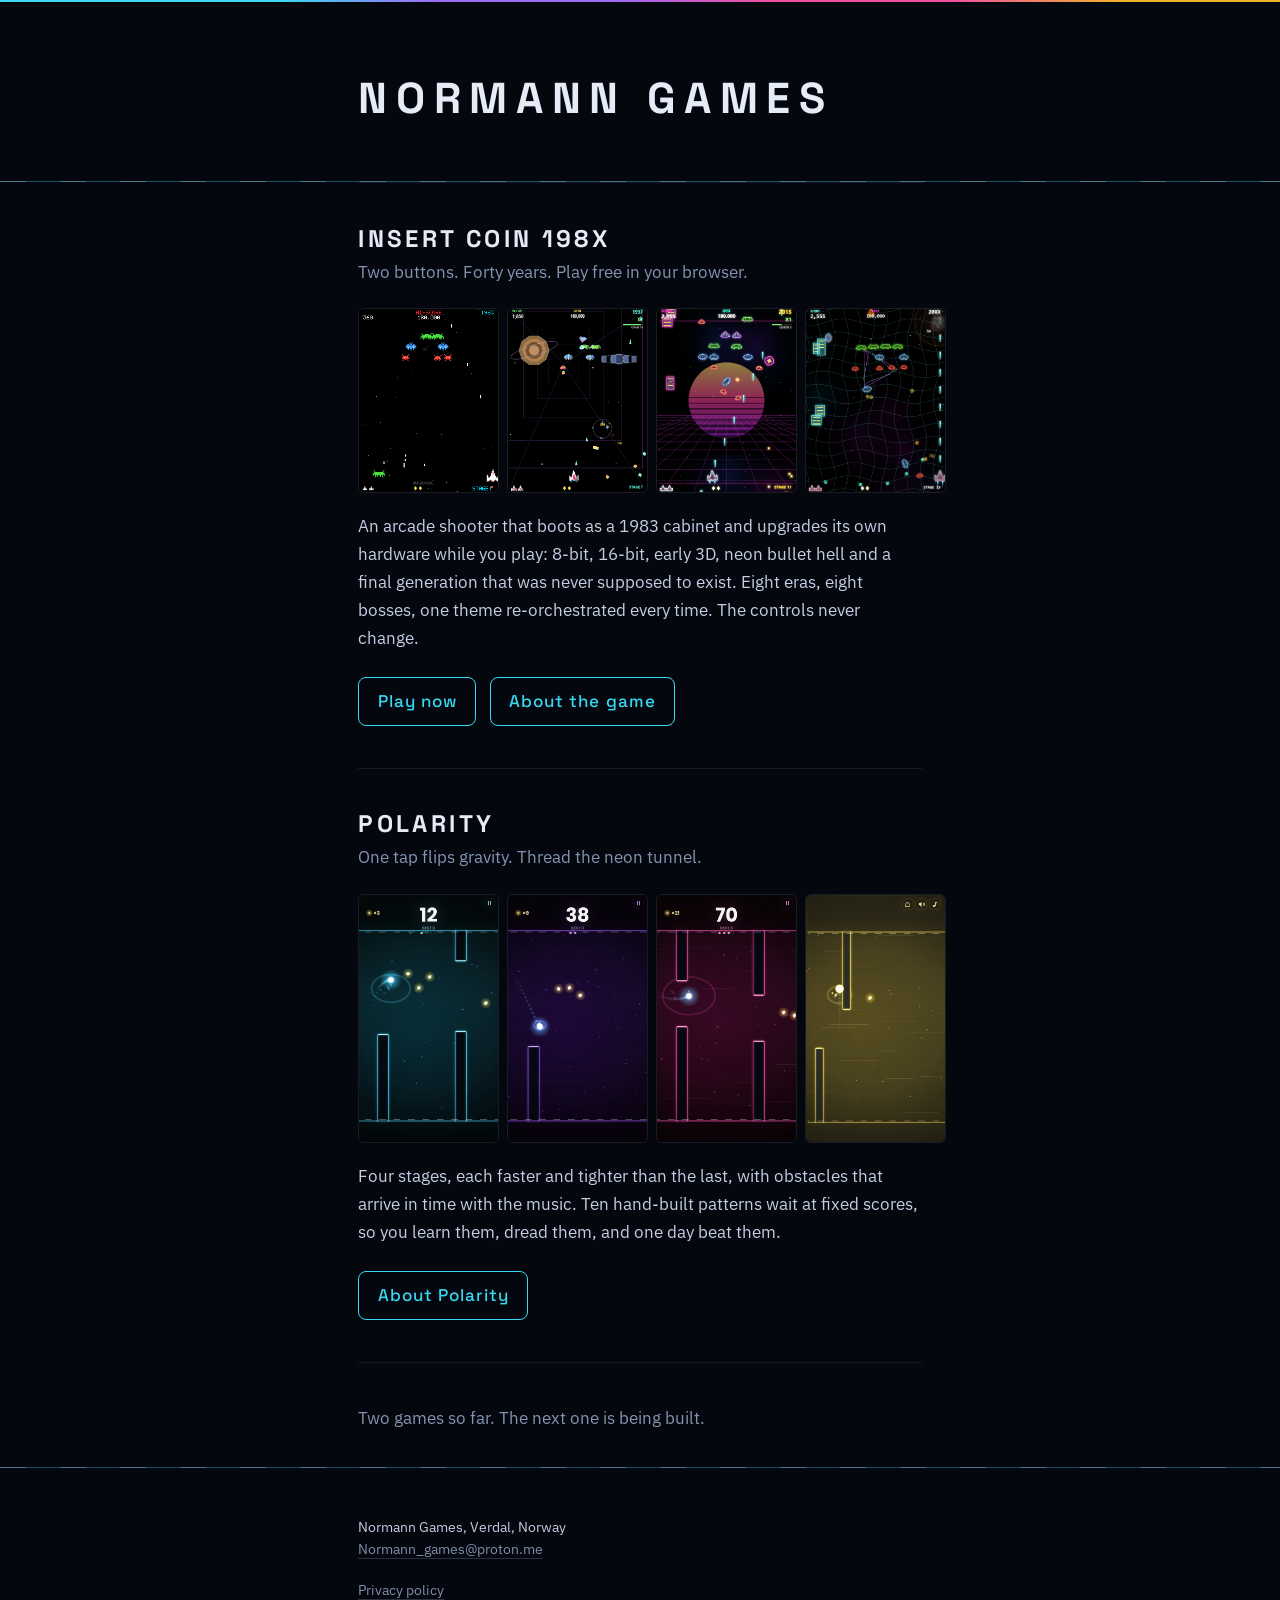
<file: index.html>
<!DOCTYPE html>
<html lang="en"><head>
<meta charset="utf-8">
<meta name="viewport" content="width=device-width,initial-scale=1">
<title>Normann Games</title>
<meta name="description" content="A one-person games label in Verdal, Norway. Maker of INSERT COIN 198X, a browser arcade shooter that evolves through forty years of game history, and Polarity, a one-thumb arcade game.">
<link rel="icon" href="img/icon.png">
<link rel="preconnect" href="https://fonts.googleapis.com">
<link rel="preconnect" href="https://fonts.gstatic.com" crossorigin>
<link href="https://fonts.googleapis.com/css2?family=Space+Grotesk:wght@500;700&family=IBM+Plex+Sans:wght@400;500&display=swap" rel="stylesheet">
<link rel="stylesheet" href="_shared.css">
<style>
  .top{padding:4.5rem 0 3rem}
  .mark{
    font-family:"Space Grotesk",sans-serif;font-weight:700;
    font-size:clamp(1.9rem,7vw,2.7rem);letter-spacing:.2em;
    margin:0 0 .6rem;
  }
  .lede{font-size:1.1rem;max-width:30rem}
  .game{display:block;padding:2.6rem 0;border-bottom:1px solid rgba(230,240,255,.08)}
  .game:first-of-type{border-top:1px solid rgba(230,240,255,.08)}
  .game h2{font-size:1.5rem;letter-spacing:.14em;margin:0 0 .35rem}
  .shots{display:flex;gap:.5rem;margin:1.4rem 0 1.2rem}
  .shots img{
    width:25%;border-radius:6px;display:block;
    border:1px solid rgba(230,240,255,.09);
  }
  .go{
    display:inline-block;margin-top:.4rem;padding:.6rem 1.15rem;
    border:1px solid var(--cyan);border-radius:8px;
    font-family:"Space Grotesk",sans-serif;font-weight:500;letter-spacing:.06em;
  }
  .go:hover{background:rgba(56,217,240,.1)}
  .go + .go{margin-left:.6rem}
  .next{padding:2.6rem 0 1rem;max-width:30rem}
</style>
</head><body>

<div class="stagerail"></div>

<main>
  <header class="top fade">
    <h1 class="mark">NORMANN&nbsp;GAMES</h1>
  </header>
</main>

<div class="rail"></div>

<main>
  <article class="game">
    <h2>INSERT COIN 198X</h2>
    <p class="dim">Two buttons. Forty years. Play free in your browser.</p>
    <div class="shots">
      <img src="img/ic-1983.png" alt="1983 era: two-colour pixel aliens over a black starfield">
      <img src="img/ic-1997.png" alt="1997 era: polygon ships inside a 3D tunnel">
      <img src="img/ic-2015.png" alt="2015 era: neon enemies over a synthwave grid">
      <img src="img/ic-20xx.png" alt="20XX era: holographic enemies over a warping grid">
    </div>
    <p>An arcade shooter that boots as a 1983 cabinet and upgrades its own
      hardware while you play: 8-bit, 16-bit, early 3D, neon bullet hell and a
      final generation that was never supposed to exist. Eight eras, eight bosses,
      one theme re-orchestrated every time. The controls never change.</p>
    <a class="go" href="insert-coin-198x/play/">Play now</a>
    <a class="go" href="insert-coin-198x/">About the game</a>
  </article>

  <article class="game">
    <h2>POLARITY</h2>
    <p class="dim">One tap flips gravity. Thread the neon tunnel.</p>
    <div class="shots">
      <img src="img/stage-cyan.png" alt="Cyan stage: the tunnel at its most forgiving">
      <img src="img/stage-violet.png" alt="Violet stage: the pace steps up">
      <img src="img/stage-magenta.png" alt="Magenta stage: gaps tighten">
      <img src="img/stage-amber.png" alt="Amber stage: the tunnel at full speed">
    </div>
    <p>Four stages, each faster and tighter than the last, with obstacles that
      arrive in time with the music. Ten hand-built patterns wait at fixed
      scores, so you learn them, dread them, and one day beat them.</p>
    <a class="go" href="polarity/">About Polarity</a>
  </article>

  <section class="next">
    <p class="dim">Two games so far. The next one is being built.</p>
  </section>
</main>

<div class="rail"></div>

<main>
  <footer>
    <p>Normann Games, Verdal, Norway<br>
      <a href="mailto:Normann_games@proton.me">Normann_games@proton.me</a></p>
    <p><a href="privacy-policy.html">Privacy policy</a></p>
  </footer>
</main>

</body></html>
</file>
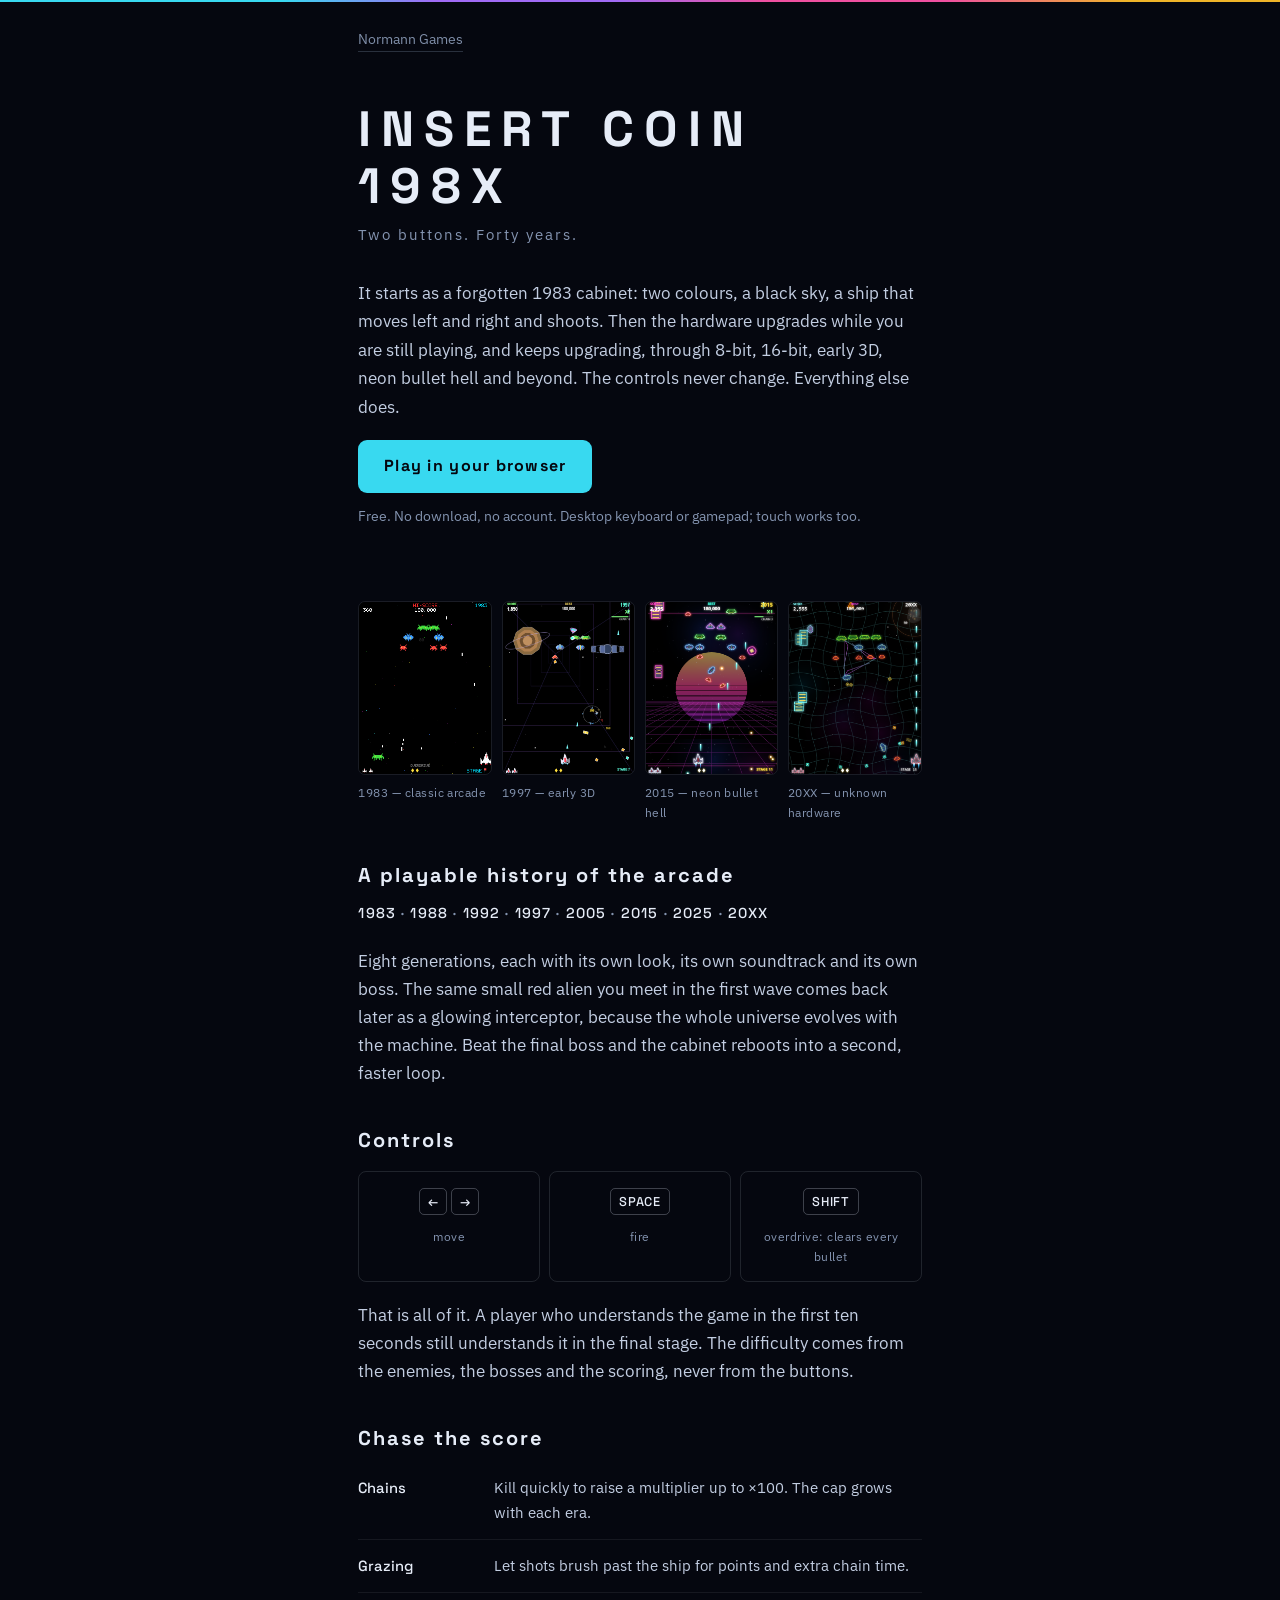
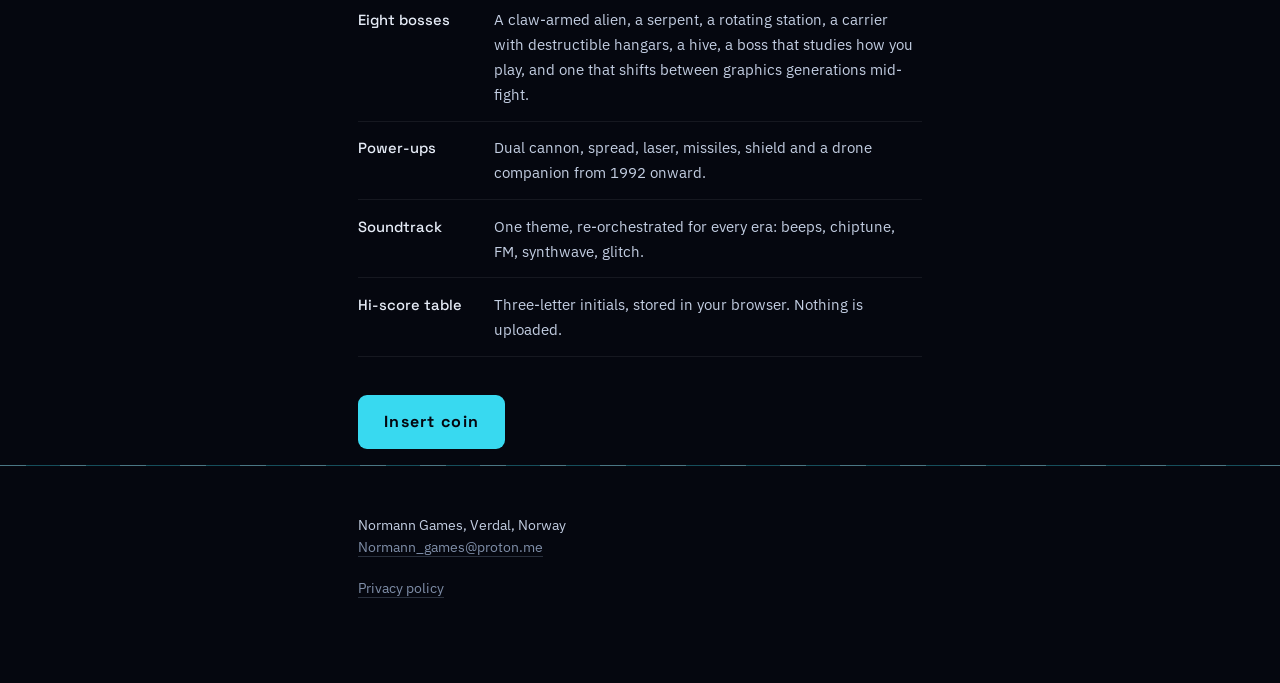
<file: insert-coin-198x/index.html>
<!DOCTYPE html>
<html lang="en"><head>
<meta charset="utf-8">
<meta name="viewport" content="width=device-width,initial-scale=1">
<title>INSERT COIN 198X — Normann Games</title>
<meta name="description" content="A fast arcade shooter that boots as a 1983 cabinet and evolves through forty years of video-game history in one run. Play free in your browser.">
<link rel="icon" href="../img/icon.png">
<meta property="og:title" content="INSERT COIN 198X">
<meta property="og:description" content="Two buttons. Forty years. A playable history of the arcade, free in your browser.">
<meta property="og:image" content="https://enorm512.github.io/img/ic-share.png">
<link rel="preconnect" href="https://fonts.googleapis.com">
<link rel="preconnect" href="https://fonts.gstatic.com" crossorigin>
<link href="https://fonts.googleapis.com/css2?family=Space+Grotesk:wght@500;700&family=IBM+Plex+Sans:wght@400;500&display=swap" rel="stylesheet">
<link rel="stylesheet" href="../_shared.css">
<style>
  .back{display:inline-block;margin:1.6rem 0 0;font-size:.88rem;color:#7f8ea8;border-bottom-color:rgba(127,142,168,.3)}
  .hero{padding:3rem 0 2.2rem}
  .mark{
    font-family:"Space Grotesk",sans-serif;font-weight:700;
    font-size:clamp(1.9rem,8vw,3.1rem);letter-spacing:.2em;
    margin:0 0 .5rem;
  }
  .sub{color:var(--fog);letter-spacing:.13em;font-size:.95rem;margin-bottom:2rem}
  .hero p{font-size:1.08rem}

  .play{
    display:inline-block;padding:.85rem 1.6rem;border-radius:9px;
    background:var(--cyan);color:var(--ink);border:0;
    font-family:"Space Grotesk",sans-serif;font-weight:700;letter-spacing:.08em;font-size:1rem;
  }
  .play:hover{background:#6ae6f7}
  .playnote{display:block;margin-top:.7rem;font-size:.85rem;color:var(--fog)}

  /* Four of the eight eras, in the order you reach them. The change of hardware is the game. */
  .eras{display:grid;grid-template-columns:repeat(4,1fr);gap:.6rem;margin:2.4rem 0 .8rem}
  .eras figure{margin:0}
  .eras img{width:100%;border-radius:7px;display:block;border:1px solid rgba(230,240,255,.09);image-rendering:auto}
  .eras figcaption{font-size:.74rem;margin-top:.5rem;color:var(--fog);letter-spacing:.04em}
  .s1{color:var(--cyan)} .s2{color:var(--violet)} .s3{color:var(--magenta)} .s4{color:var(--amber)}

  h2{font-size:1.25rem;letter-spacing:.1em;margin:2.6rem 0 .7rem}
  .facts{margin:0;padding:0;list-style:none}
  .facts li{padding:.85rem 0;border-bottom:1px solid rgba(230,240,255,.07);display:flex;gap:1rem;align-items:baseline}
  .facts b{font-family:"Space Grotesk",sans-serif;font-weight:500;color:var(--text);flex:0 0 7.5rem;font-size:.92rem}
  .facts span{color:#c3cee2;font-size:.95rem}

  .timeline{font-family:"Space Grotesk",sans-serif;font-weight:500;color:var(--fog);line-height:2.1;letter-spacing:.08em;font-size:.9rem}
  .timeline em{font-style:normal;color:var(--text)}

  .keys{display:grid;grid-template-columns:repeat(3,1fr);gap:.6rem;margin:1.2rem 0}
  .key{border:1px solid rgba(230,240,255,.12);border-radius:8px;padding:.9rem .8rem;text-align:center}
  .key kbd{
    display:inline-block;font:500 .8rem "Space Grotesk",sans-serif;letter-spacing:.06em;
    padding:.25rem .5rem;border-radius:5px;border:1px solid rgba(230,240,255,.25);color:var(--text);margin:.1rem;
  }
  .key small{display:block;margin-top:.55rem;color:var(--fog);font-size:.78rem;letter-spacing:.04em}

  .cta{padding:2.4rem 0 1rem}

  @media (max-width:30rem){
    .facts li{display:block}
    .facts b{display:block;margin-bottom:.15rem}
    .eras{gap:.4rem}
    .eras figcaption{font-size:.66rem}
    .keys{grid-template-columns:1fr}
  }
</style>
</head><body>

<div class="stagerail"></div>

<main>
  <a class="back" href="../">Normann Games</a>

  <header class="hero fade">
    <h1 class="mark">INSERT COIN 198X</h1>
    <div class="sub">Two buttons. Forty years.</div>
    <p>It starts as a forgotten 1983 cabinet: two colours, a black sky, a ship
      that moves left and right and shoots. Then the hardware upgrades while you
      are still playing, and keeps upgrading, through 8-bit, 16-bit, early 3D,
      neon bullet hell and beyond. The controls never change. Everything else does.</p>
    <a class="play" href="play/">Play in your browser</a>
    <span class="playnote">Free. No download, no account. Desktop keyboard or gamepad; touch works too.</span>
  </header>

  <section class="eras">
    <figure>
      <img src="../img/ic-1983.png" alt="1983: two-colour pixel aliens in formation over a black starfield">
      <figcaption class="s1">1983 — classic arcade</figcaption>
    </figure>
    <figure>
      <img src="../img/ic-1997.png" alt="1997: flat-shaded polygon ships inside a wireframe 3D tunnel">
      <figcaption class="s2">1997 — early 3D</figcaption>
    </figure>
    <figure>
      <img src="../img/ic-2015.png" alt="2015: neon-outlined enemies over a synthwave sun and grid">
      <figcaption class="s3">2015 — neon bullet hell</figcaption>
    </figure>
    <figure>
      <img src="../img/ic-20xx.png" alt="20XX: holographic enemies over a warping cyan grid">
      <figcaption class="s4">20XX — unknown hardware</figcaption>
    </figure>
  </section>

  <h2>A playable history of the arcade</h2>
  <p class="timeline">
    <em>1983</em> · <em>1988</em> · <em>1992</em> · <em>1997</em> ·
    <em>2005</em> · <em>2015</em> · <em>2025</em> · <em>20XX</em>
  </p>
  <p>Eight generations, each with its own look, its own soundtrack and its own
    boss. The same small red alien you meet in the first wave comes back later
    as a glowing interceptor, because the whole universe evolves with the machine.
    Beat the final boss and the cabinet reboots into a second, faster loop.</p>

  <h2>Controls</h2>
  <div class="keys">
    <div class="key"><kbd>←</kbd><kbd>→</kbd> <small>move</small></div>
    <div class="key"><kbd>SPACE</kbd> <small>fire</small></div>
    <div class="key"><kbd>SHIFT</kbd> <small>overdrive: clears every bullet</small></div>
  </div>
  <p>That is all of it. A player who understands the game in the first ten
    seconds still understands it in the final stage. The difficulty comes from
    the enemies, the bosses and the scoring, never from the buttons.</p>

  <h2>Chase the score</h2>
  <ul class="facts">
    <li><b>Chains</b><span>Kill quickly to raise a multiplier up to ×100. The cap grows with each era.</span></li>
    <li><b>Grazing</b><span>Let shots brush past the ship for points and extra chain time.</span></li>
    <li><b>Eight bosses</b><span>A claw-armed alien, a serpent, a rotating station, a carrier with destructible hangars, a hive, a boss that studies how you play, and one that shifts between graphics generations mid-fight.</span></li>
    <li><b>Power-ups</b><span>Dual cannon, spread, laser, missiles, shield and a drone companion from 1992 onward.</span></li>
    <li><b>Soundtrack</b><span>One theme, re-orchestrated for every era: beeps, chiptune, FM, synthwave, glitch.</span></li>
    <li><b>Hi-score table</b><span>Three-letter initials, stored in your browser. Nothing is uploaded.</span></li>
  </ul>

  <section class="cta">
    <a class="play" href="play/">Insert coin</a>
  </section>
</main>

<div class="rail"></div>

<main>
  <footer>
    <p>Normann Games, Verdal, Norway<br>
      <a href="mailto:Normann_games@proton.me">Normann_games@proton.me</a></p>
    <p><a href="../privacy-policy.html">Privacy policy</a></p>
  </footer>
</main>

</body></html>
</file>
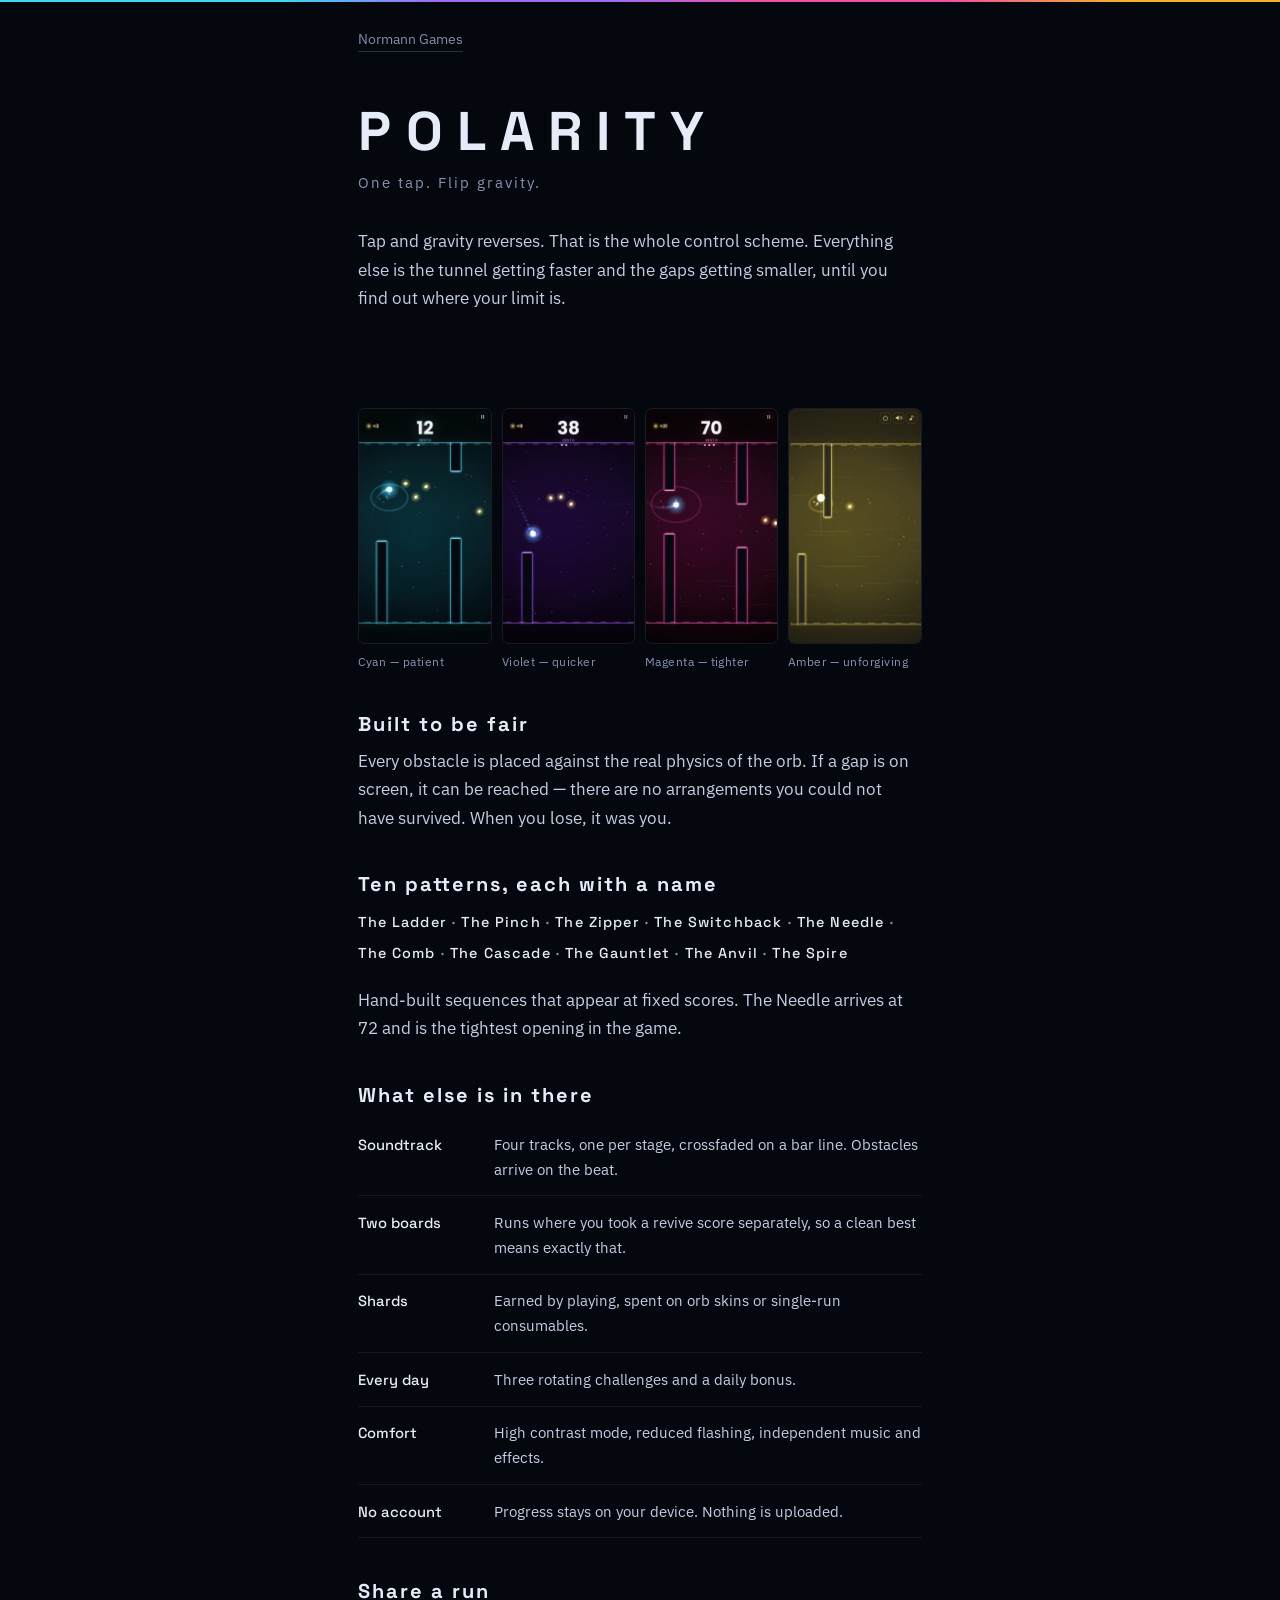
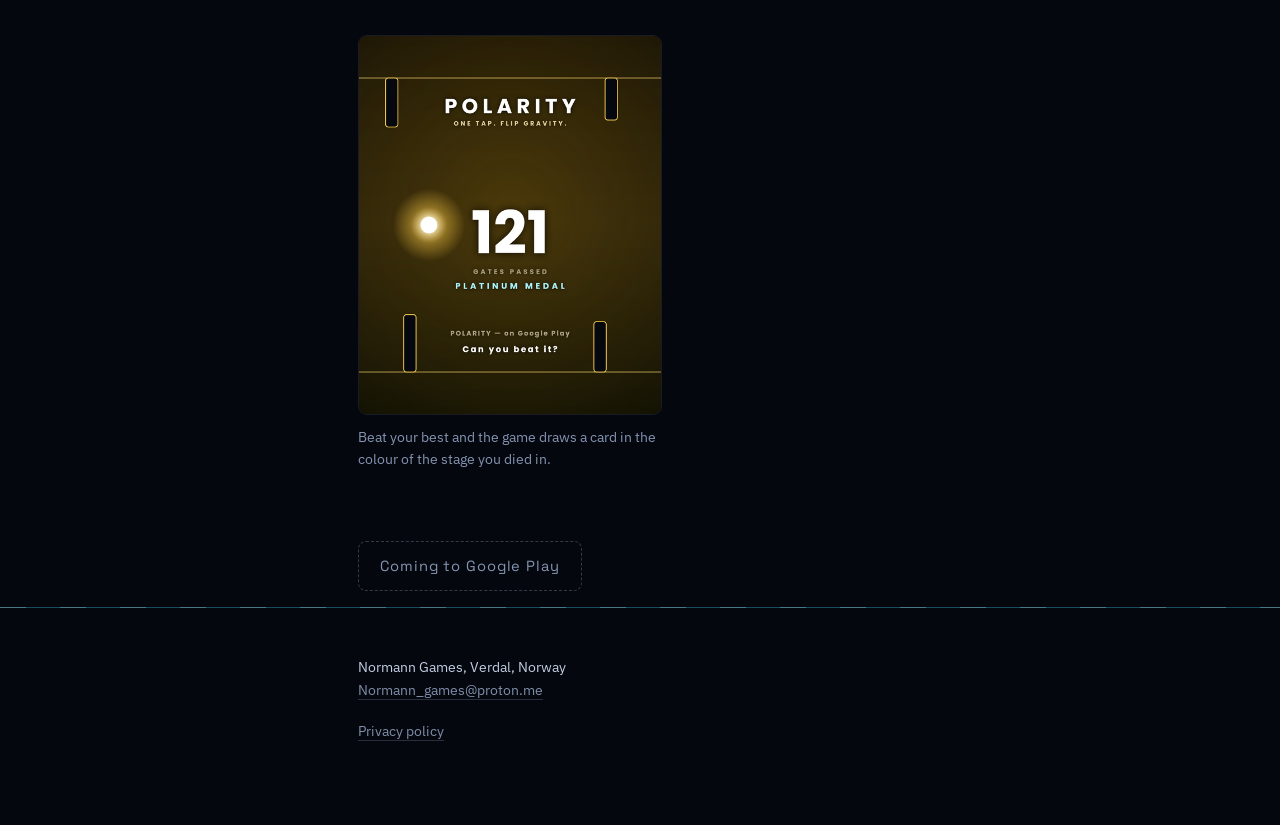
<file: polarity/index.html>
<!DOCTYPE html>
<html lang="en"><head>
<meta charset="utf-8">
<meta name="viewport" content="width=device-width,initial-scale=1">
<title>Polarity — Normann Games</title>
<meta name="description" content="One tap flips gravity. Thread the neon tunnel. A one-thumb arcade game for Android.">
<link rel="icon" href="../img/icon.png">
<meta property="og:title" content="Polarity">
<meta property="og:description" content="One tap flips gravity. Thread the neon tunnel.">
<meta property="og:image" content="https://enorm512.github.io/img/share-card.png">
<link rel="preconnect" href="https://fonts.googleapis.com">
<link rel="preconnect" href="https://fonts.gstatic.com" crossorigin>
<link href="https://fonts.googleapis.com/css2?family=Space+Grotesk:wght@500;700&family=IBM+Plex+Sans:wght@400;500&display=swap" rel="stylesheet">
<link rel="stylesheet" href="../_shared.css">
<style>
  .back{display:inline-block;margin:1.6rem 0 0;font-size:.88rem;color:#7f8ea8;border-bottom-color:rgba(127,142,168,.3)}
  .hero{padding:3rem 0 2.6rem}
  .mark{
    font-family:"Space Grotesk",sans-serif;font-weight:700;
    font-size:clamp(2.2rem,9vw,3.4rem);letter-spacing:.26em;
    margin:0 0 .5rem;
  }
  .sub{color:var(--fog);letter-spacing:.13em;font-size:.95rem;margin-bottom:2rem}
  .hero p{font-size:1.08rem}

  /* The four stages, shown in the order you meet them. The colour change is
     the game's core idea, so the sequence carries the page. */
  .stages{display:grid;grid-template-columns:repeat(4,1fr);gap:.6rem;margin:2.2rem 0 .8rem}
  .stages figure{margin:0}
  .stages img{width:100%;border-radius:7px;display:block;border:1px solid rgba(230,240,255,.09)}
  .stages figcaption{font-size:.74rem;margin-top:.5rem;color:var(--fog);letter-spacing:.04em}
  .s1{color:var(--cyan)} .s2{color:var(--violet)}
  .s3{color:var(--magenta)} .s4{color:var(--amber)}

  h2{font-size:1.25rem;letter-spacing:.1em;margin:2.6rem 0 .7rem}
  .facts{margin:0;padding:0;list-style:none}
  .facts li{
    padding:.85rem 0;border-bottom:1px solid rgba(230,240,255,.07);
    display:flex;gap:1rem;align-items:baseline;
  }
  .facts b{
    font-family:"Space Grotesk",sans-serif;font-weight:500;
    color:var(--text);flex:0 0 7.5rem;font-size:.92rem;
  }
  .facts span{color:#c3cee2;font-size:.95rem}

  .patterns{
    font-family:"Space Grotesk",sans-serif;font-weight:500;
    color:var(--fog);line-height:2.1;letter-spacing:.08em;font-size:.9rem;
  }
  .patterns em{font-style:normal;color:var(--text)}

  .card{margin:2rem 0;max-width:19rem}
  .card img{width:100%;border-radius:9px;display:block;border:1px solid rgba(230,240,255,.09)}
  .caption{font-size:.85rem;color:var(--fog);margin-top:.7rem}

  .cta{padding:2.4rem 0 1rem}
  .soon{
    display:inline-block;padding:.75rem 1.3rem;border-radius:8px;
    border:1px dashed rgba(230,240,255,.22);color:var(--fog);
    font-family:"Space Grotesk",sans-serif;letter-spacing:.06em;font-size:.92rem;
  }

  /* On a narrow screen a 7.5rem label leaves a column too thin to read. */
  @media (max-width:30rem){
    .facts li{display:block}
    .facts b{display:block;margin-bottom:.15rem}
    .stages{gap:.4rem}
    .stages figcaption{font-size:.66rem}
  }
</style>
</head><body>

<div class="stagerail"></div>

<main>
  <a class="back" href="../">Normann Games</a>

  <header class="hero fade">
    <h1 class="mark">POLARITY</h1>
    <div class="sub">One tap. Flip gravity.</div>
    <p>Tap and gravity reverses. That is the whole control scheme. Everything
      else is the tunnel getting faster and the gaps getting smaller, until you
      find out where your limit is.</p>
  </header>

  <section class="stages">
    <figure>
      <img src="../img/stage-cyan.png" alt="Cyan stage">
      <figcaption class="s1">Cyan — patient</figcaption>
    </figure>
    <figure>
      <img src="../img/stage-violet.png" alt="Violet stage">
      <figcaption class="s2">Violet — quicker</figcaption>
    </figure>
    <figure>
      <img src="../img/stage-magenta.png" alt="Magenta stage">
      <figcaption class="s3">Magenta — tighter</figcaption>
    </figure>
    <figure>
      <img src="../img/stage-amber.png" alt="Amber stage">
      <figcaption class="s4">Amber — unforgiving</figcaption>
    </figure>
  </section>

  <h2>Built to be fair</h2>
  <p>Every obstacle is placed against the real physics of the orb. If a gap is
    on screen, it can be reached — there are no arrangements you could not have
    survived. When you lose, it was you.</p>

  <h2>Ten patterns, each with a name</h2>
  <p class="patterns">
    <em>The Ladder</em> · <em>The Pinch</em> · <em>The Zipper</em> ·
    <em>The Switchback</em> · <em>The Needle</em> · <em>The Comb</em> ·
    <em>The Cascade</em> · <em>The Gauntlet</em> · <em>The Anvil</em> ·
    <em>The Spire</em>
  </p>
  <p>Hand-built sequences that appear at fixed scores. The Needle arrives at 72
    and is the tightest opening in the game.</p>

  <h2>What else is in there</h2>
  <ul class="facts">
    <li><b>Soundtrack</b><span>Four tracks, one per stage, crossfaded on a bar line. Obstacles arrive on the beat.</span></li>
    <li><b>Two boards</b><span>Runs where you took a revive score separately, so a clean best means exactly that.</span></li>
    <li><b>Shards</b><span>Earned by playing, spent on orb skins or single-run consumables.</span></li>
    <li><b>Every day</b><span>Three rotating challenges and a daily bonus.</span></li>
    <li><b>Comfort</b><span>High contrast mode, reduced flashing, independent music and effects.</span></li>
    <li><b>No account</b><span>Progress stays on your device. Nothing is uploaded.</span></li>
  </ul>

  <h2>Share a run</h2>
  <div class="card">
    <img src="../img/share-card.png" alt="A shared score card showing 121 gates passed and a platinum medal">
    <p class="caption">Beat your best and the game draws a card in the colour of
      the stage you died in.</p>
  </div>

  <section class="cta">
    <span class="soon">Coming to Google Play</span>
  </section>
</main>

<div class="rail"></div>

<main>
  <footer>
    <p>Normann Games, Verdal, Norway<br>
      <a href="mailto:Normann_games@proton.me">Normann_games@proton.me</a></p>
    <p><a href="../privacy-policy.html">Privacy policy</a></p>
  </footer>
</main>

</body></html>
</file>
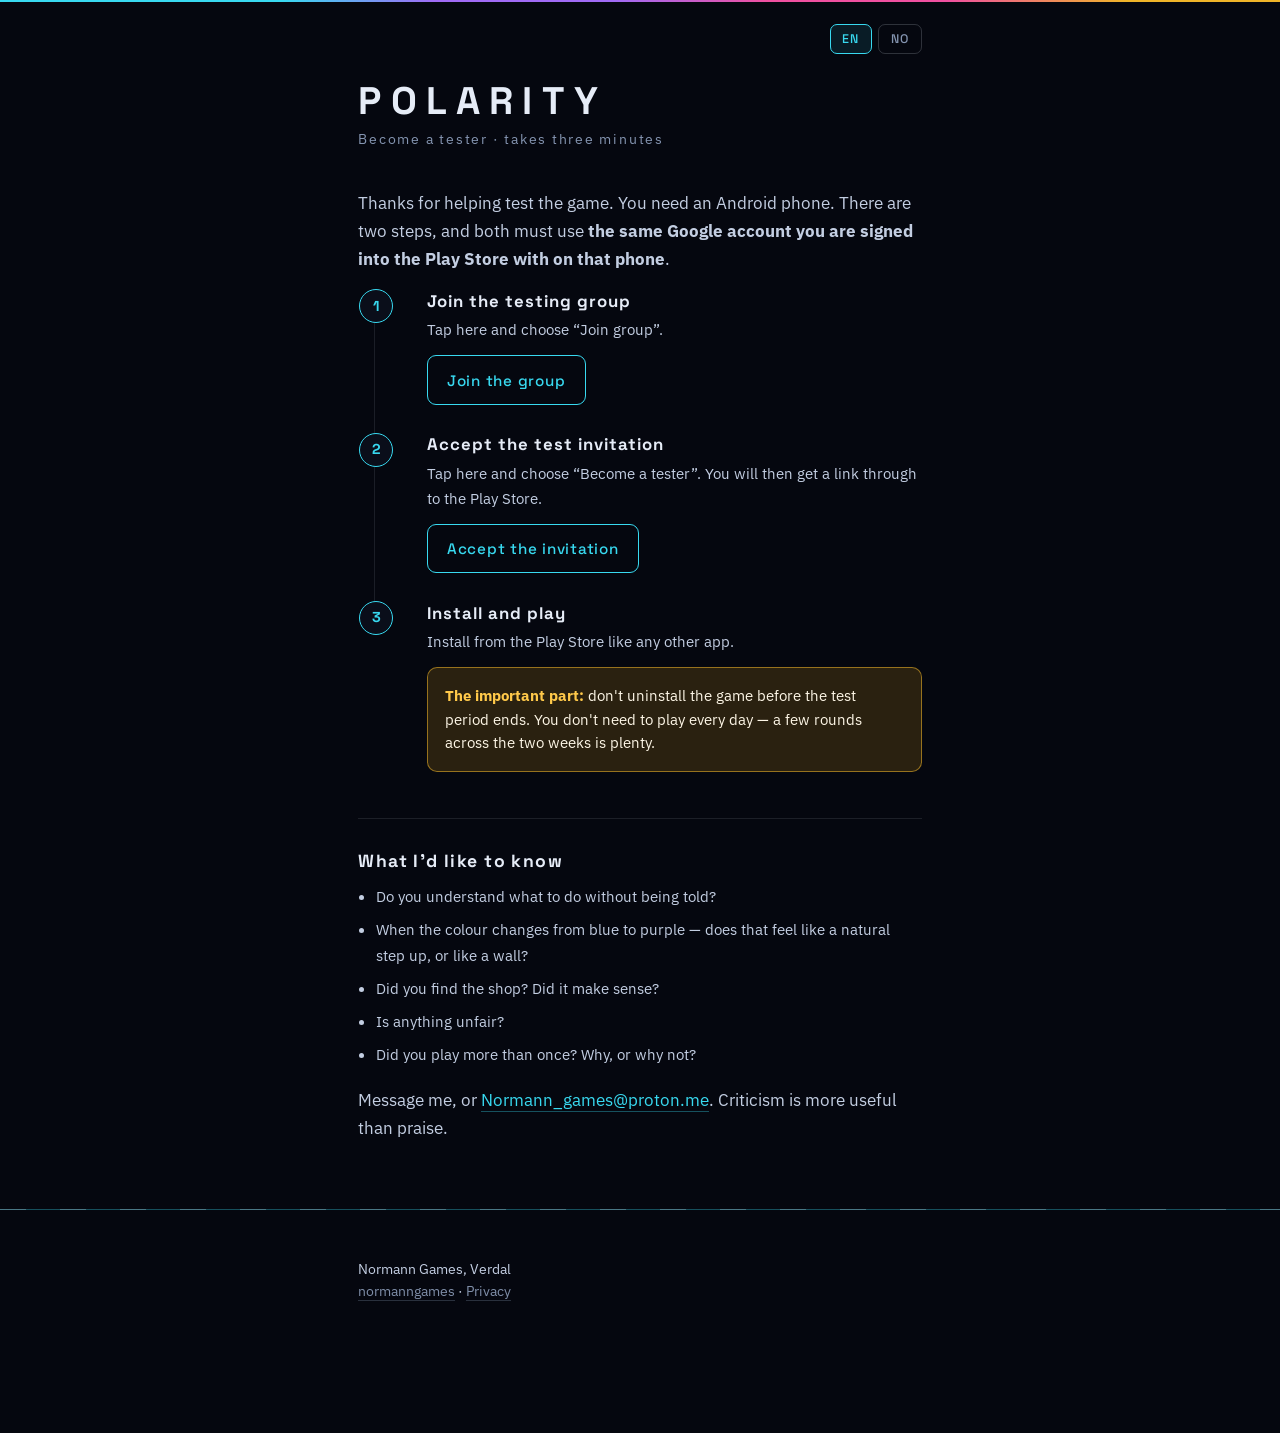
<file: test/index.html>
<!DOCTYPE html>
<html lang="en"><head>
<meta charset="utf-8">
<meta name="viewport" content="width=device-width,initial-scale=1">
<title>Become a Polarity tester</title>
<meta name="robots" content="noindex">
<link rel="icon" href="../img/icon.png">
<link href="https://fonts.googleapis.com/css2?family=Space+Grotesk:wght@500;700&family=IBM+Plex+Sans:wght@400;500&display=swap" rel="stylesheet">
<link rel="stylesheet" href="../_shared.css">
<style>
  main{padding-bottom:3rem}
  .langbar{display:flex;justify-content:flex-end;gap:.4rem;padding-top:1.4rem}
  .langbar button{background:none;border:1px solid rgba(230,240,255,.18);color:var(--fog);
    font-family:"Space Grotesk",sans-serif;font-weight:500;font-size:.78rem;
    letter-spacing:.09em;padding:.36rem .72rem;border-radius:7px;cursor:pointer}
  .langbar button[aria-pressed="true"]{border-color:var(--cyan);color:var(--cyan);background:rgba(56,217,240,.1)}
  .mark{font-family:"Space Grotesk",sans-serif;font-weight:700;
    font-size:clamp(1.8rem,7vw,2.4rem);letter-spacing:.24em;margin:1.6rem 0 .3rem}
  .sub{color:var(--fog);letter-spacing:.13em;font-size:.85rem;margin-bottom:2.4rem}
  ol{list-style:none;counter-reset:s;padding:0;margin:0}
  ol li{counter-increment:s;position:relative;padding:0 0 1.9rem 3.2rem;
    border-left:1px solid rgba(230,240,255,.1);margin-left:1rem}
  ol li:last-child{border-left-color:transparent}
  ol li::before{content:counter(s);position:absolute;left:-1rem;top:-.15rem;
    width:2rem;height:2rem;border-radius:50%;background:var(--ink-2);
    border:1px solid var(--cyan);color:var(--cyan);display:flex;align-items:center;
    justify-content:center;font-family:"Space Grotesk",sans-serif;font-weight:700;font-size:.9rem}
  ol h2{font-size:1.05rem;letter-spacing:.06em;margin:0 0 .4rem}
  ol p{margin:0 0 .8rem;font-size:.95rem}
  .btn{display:inline-block;padding:.7rem 1.2rem;border-radius:9px;
    border:1px solid var(--cyan);font-family:"Space Grotesk",sans-serif;
    font-weight:500;letter-spacing:.05em;font-size:.95rem}
  .warn{background:#2a2110;border:1px solid rgba(240,180,41,.55);
    border-radius:10px;padding:1rem 1.1rem;margin:.6rem 0 0}
  .warn p{margin:0;font-size:.95rem;color:#fdf6e6;line-height:1.55}
  .warn strong{color:#ffc94a}
  .ask{border-top:1px solid rgba(230,240,255,.1);margin-top:1rem;padding-top:2rem}
  .ask h2{font-size:1.1rem;letter-spacing:.08em;margin:0 0 .8rem}
  .ask ul{padding-left:1.1rem;margin:0 0 1.2rem}
  .ask li{margin-bottom:.5rem;color:#c3cee2;font-size:.95rem}
  [data-lang]{display:none}
  [data-lang].on{display:block}
</style>
</head><body>
<div class="stagerail"></div>
<main>
  <div class="langbar">
    <button id="b-en" aria-pressed="true" onclick="setLang('en')">EN</button>
    <button id="b-no" aria-pressed="false" onclick="setLang('no')">NO</button>
  </div>
  <h1 class="mark">POLARITY</h1>

  <div data-lang="en" class="on">
    <div class="sub">Become a tester &middot; takes three minutes</div>
    <p>Thanks for helping test the game. You need an Android phone. There are two
       steps, and both must use <strong>the same Google account you are signed
       into the Play Store with on that phone</strong>.</p>
    <ol>
      <li><h2>Join the testing group</h2>
        <p>Tap here and choose &ldquo;Join group&rdquo;.</p>
        <a class="btn" href="https://groups.google.com/g/polarity-game-testers">Join the group</a></li>
      <li><h2>Accept the test invitation</h2>
        <p>Tap here and choose &ldquo;Become a tester&rdquo;. You will then get a link through to the Play Store.</p>
        <a class="btn" href="https://play.google.com/apps/testing/no.verdal.polarity">Accept the invitation</a></li>
      <li><h2>Install and play</h2>
        <p>Install from the Play Store like any other app.</p>
        <div class="warn"><p><strong>The important part:</strong> don't uninstall the game
          before the test period ends. You don't need to play every day &mdash; a few
          rounds across the two weeks is plenty.</p></div></li>
    </ol>
    <section class="ask">
      <h2>What I'd like to know</h2>
      <ul>
        <li>Do you understand what to do without being told?</li>
        <li>When the colour changes from blue to purple &mdash; does that feel like a natural step up, or like a wall?</li>
        <li>Did you find the shop? Did it make sense?</li>
        <li>Is anything unfair?</li>
        <li>Did you play more than once? Why, or why not?</li>
      </ul>
      <p>Message me, or <a href="mailto:Normann_games@proton.me">Normann_games@proton.me</a>.
         Criticism is more useful than praise.</p>
    </section>
  </div>

  <div data-lang="no">
    <div class="sub">Bli testleser &middot; tar tre minutter</div>
    <p>Takk for at du vil teste spillet. Du trenger en Android-telefon. Det er to
       steg, og begge m&aring; gj&oslash;res med <strong>samme Google-konto som du
       bruker i Play Butikk p&aring; telefonen</strong>.</p>
    <ol>
      <li><h2>Bli med i testgruppa</h2>
        <p>Trykk her og velg &laquo;Join group&raquo;.</p>
        <a class="btn" href="https://groups.google.com/g/polarity-game-testers">Bli med i gruppa</a></li>
      <li><h2>Godta testinvitasjonen</h2>
        <p>Trykk her og velg &laquo;Become a tester&raquo;. Deretter f&aring;r du en lenke videre til Play Butikk.</p>
        <a class="btn" href="https://play.google.com/apps/testing/no.verdal.polarity">Godta invitasjonen</a></li>
      <li><h2>Installer og spill</h2>
        <p>Installer fra Play Butikk som en vanlig app.</p>
        <div class="warn"><p><strong>Det viktigste:</strong> ikke avinstaller spillet
          f&oslash;r testperioden er over. Du trenger ikke spille hver dag &mdash; noen
          runder i l&oslash;pet av de to ukene holder fint.</p></div></li>
    </ol>
    <section class="ask">
      <h2>Hva jeg lurer p&aring;</h2>
      <ul>
        <li>Skj&oslash;nner du hva du skal gj&oslash;re uten forklaring?</li>
        <li>N&aring;r fargen skifter fra bl&aring;tt til lilla &mdash; kjennes det som et naturlig hopp, eller som en vegg?</li>
        <li>Fant du butikken? Ga den mening?</li>
        <li>Er det noe som f&oslash;les urettferdig?</li>
        <li>Spilte du mer enn &eacute;n gang? Hvorfor / hvorfor ikke?</li>
      </ul>
      <p>Send meg en melding, eller <a href="mailto:Normann_games@proton.me">Normann_games@proton.me</a>.
         Kritikk er mer nyttig enn ros.</p>
    </section>
  </div>
</main>
<div class="rail"></div>
<main>
  <footer><p>Normann Games, Verdal<br>
    <a href="../">normanngames</a> &middot; <a href="../privacy-policy.html">Privacy</a></p></footer>
</main>
<script>
function setLang(l){
  document.querySelectorAll("[data-lang]").forEach(function(el){
    el.classList.toggle("on", el.getAttribute("data-lang") === l);
  });
  document.getElementById("b-en").setAttribute("aria-pressed", l === "en");
  document.getElementById("b-no").setAttribute("aria-pressed", l === "no");
  document.documentElement.lang = l === "no" ? "no" : "en";
  try { localStorage.setItem("polLang", l); } catch(e){}
}
// Norwegian phones get Norwegian, everyone else English. A manual choice on
// this device always wins over the detection.
try {
  var saved = localStorage.getItem("polLang");
  if(saved){ setLang(saved); }
  else if(/^(nb|nn|no)\b/i.test(navigator.language || "")) { setLang("no"); }
} catch(e){}
</script>
</body></html>
</file>
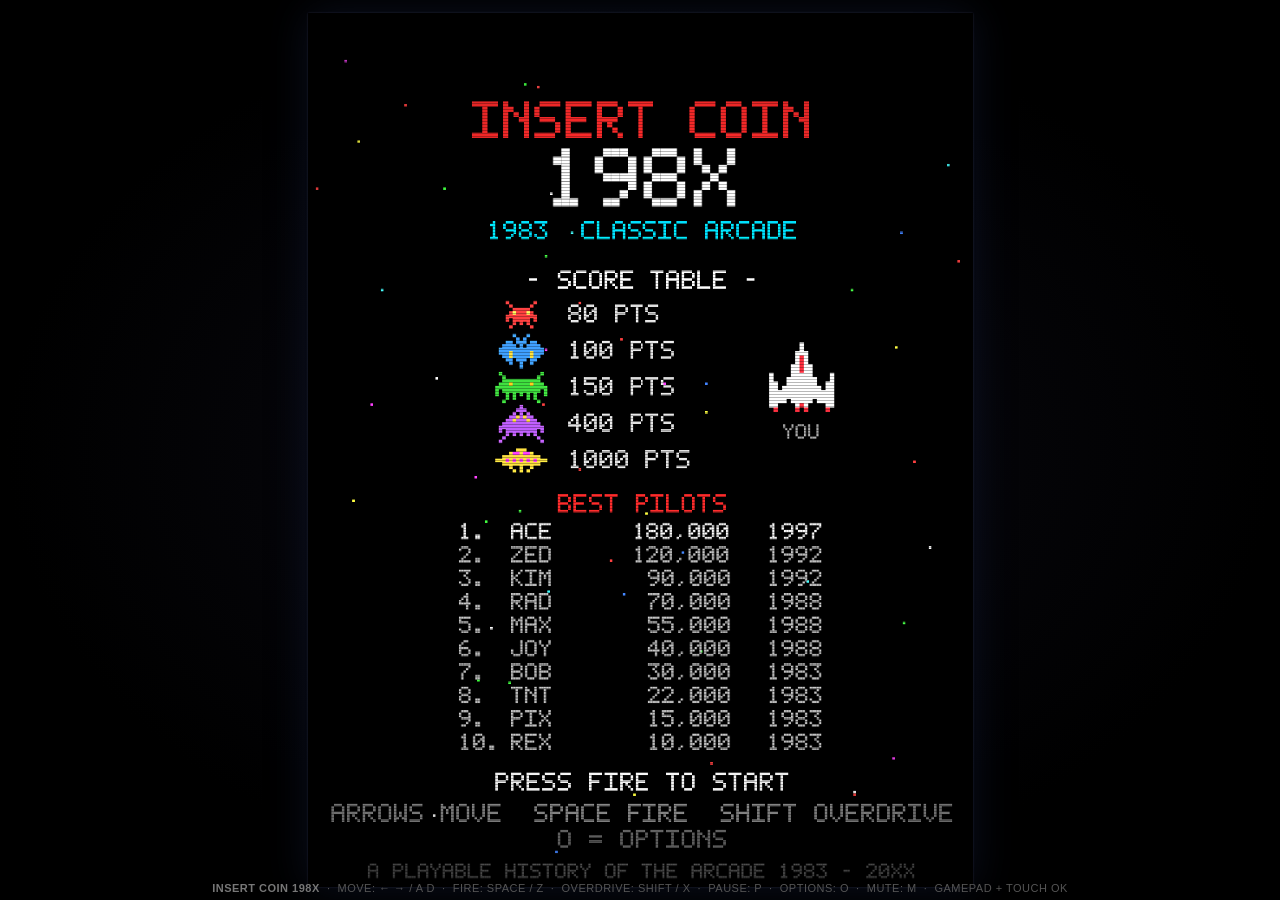
<file: insert-coin-198x/play/index.html>
<!DOCTYPE html>
<html lang="en">
<head>
<meta charset="utf-8">
<meta name="viewport" content="width=device-width, initial-scale=1, maximum-scale=1, user-scalable=no, viewport-fit=cover">
<meta name="mobile-web-app-capable" content="yes">
<meta name="theme-color" content="#000000">
<title>INSERT COIN 198X</title>
<link rel="stylesheet" href="css/style.css">
</head>
<body>
<div id="cabinet">
  <canvas id="game" width="256" height="336"></canvas>
</div>
<div id="help">
  <b>INSERT COIN 198X</b> &nbsp;·&nbsp; MOVE: ← → / A D &nbsp;·&nbsp; FIRE: SPACE / Z &nbsp;·&nbsp; OVERDRIVE: SHIFT / X &nbsp;·&nbsp; PAUSE: P &nbsp;·&nbsp; OPTIONS: O &nbsp;·&nbsp; MUTE: M &nbsp;·&nbsp; GAMEPAD + TOUCH OK
</div>
<script src="js/cg.js"></script>
<script src="js/util.js"></script>
<script src="js/sprites.js"></script>
<script src="js/eras.js"></script>
<script src="js/audio.js"></script>
<script src="js/input.js"></script>
<script src="js/fx.js"></script>
<script src="js/background.js"></script>
<script src="js/patterns.js"></script>
<script src="js/entities.js"></script>
<script src="js/enemies.js"></script>
<script src="js/bosses.js"></script>
<script src="js/director.js"></script>
<script src="js/hud.js"></script>
<script src="js/game.js"></script>
<script src="js/main.js"></script>
</body>
</html>
</file>
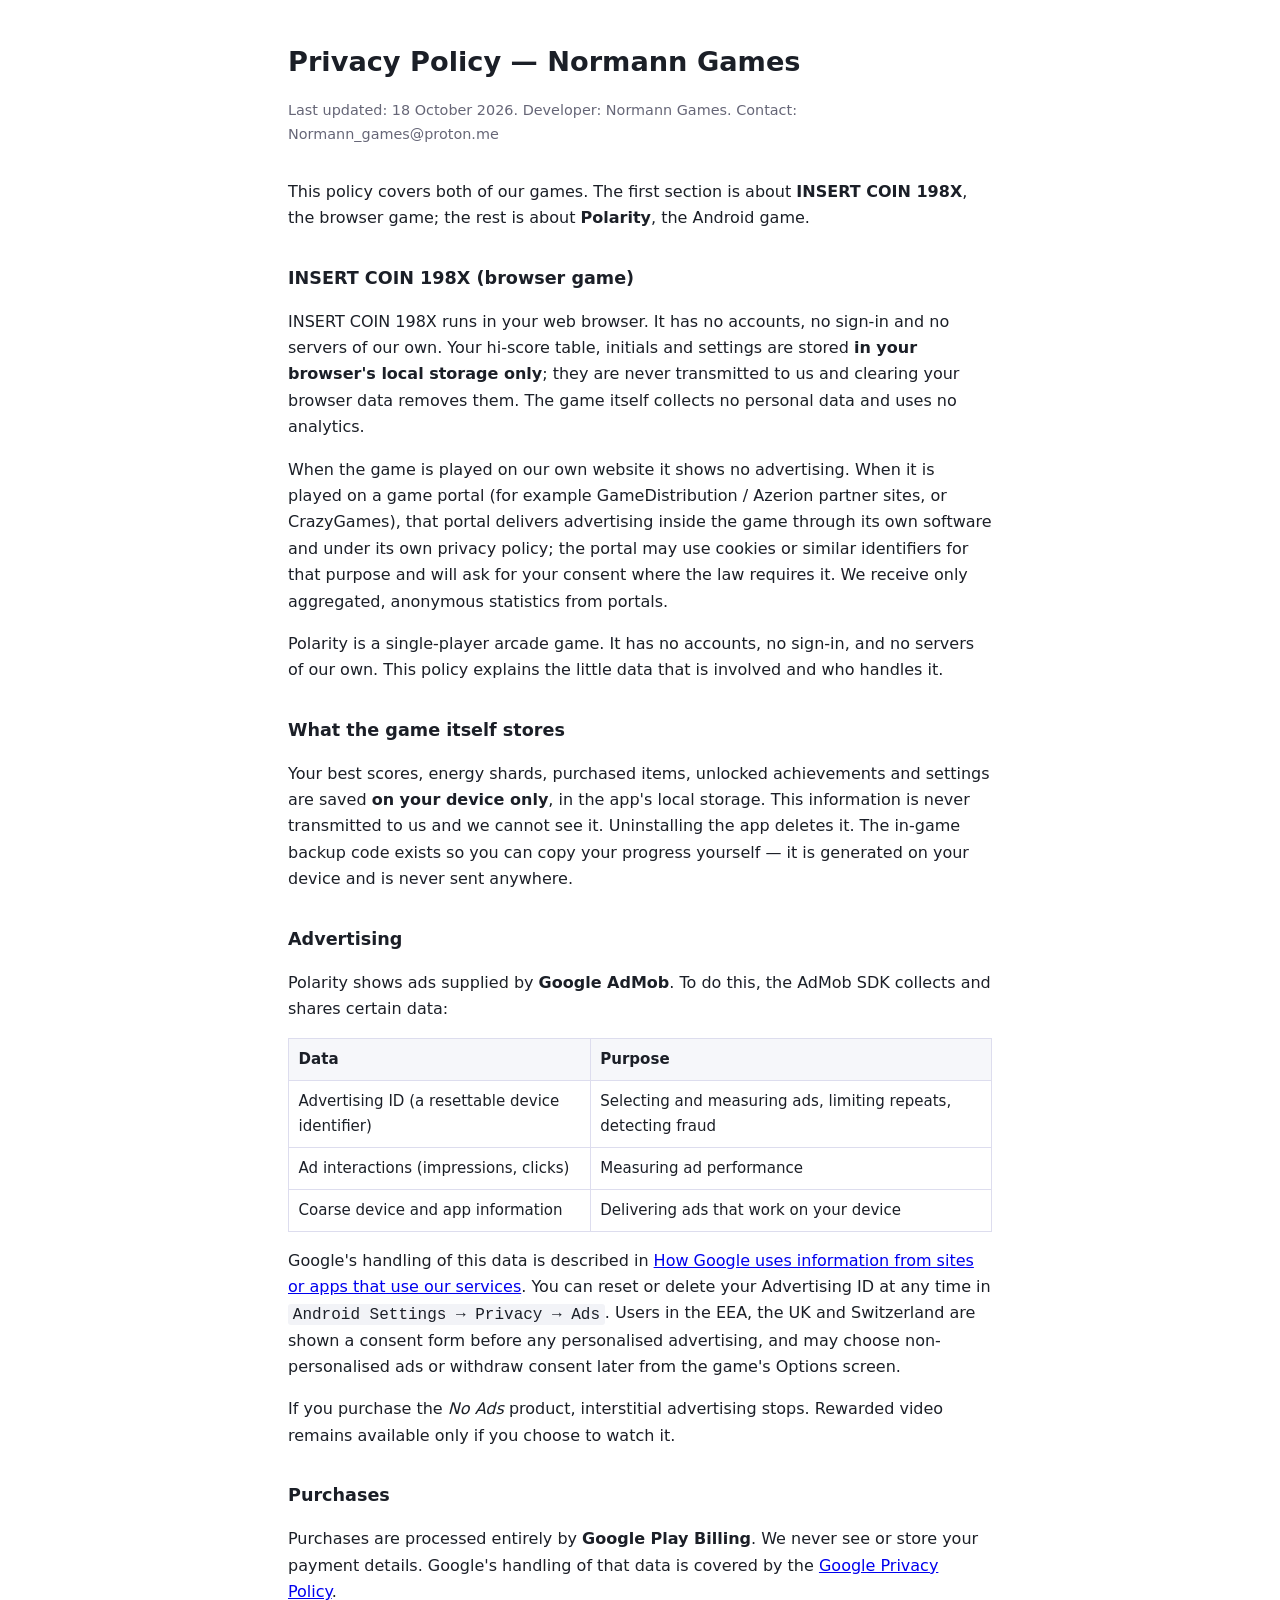
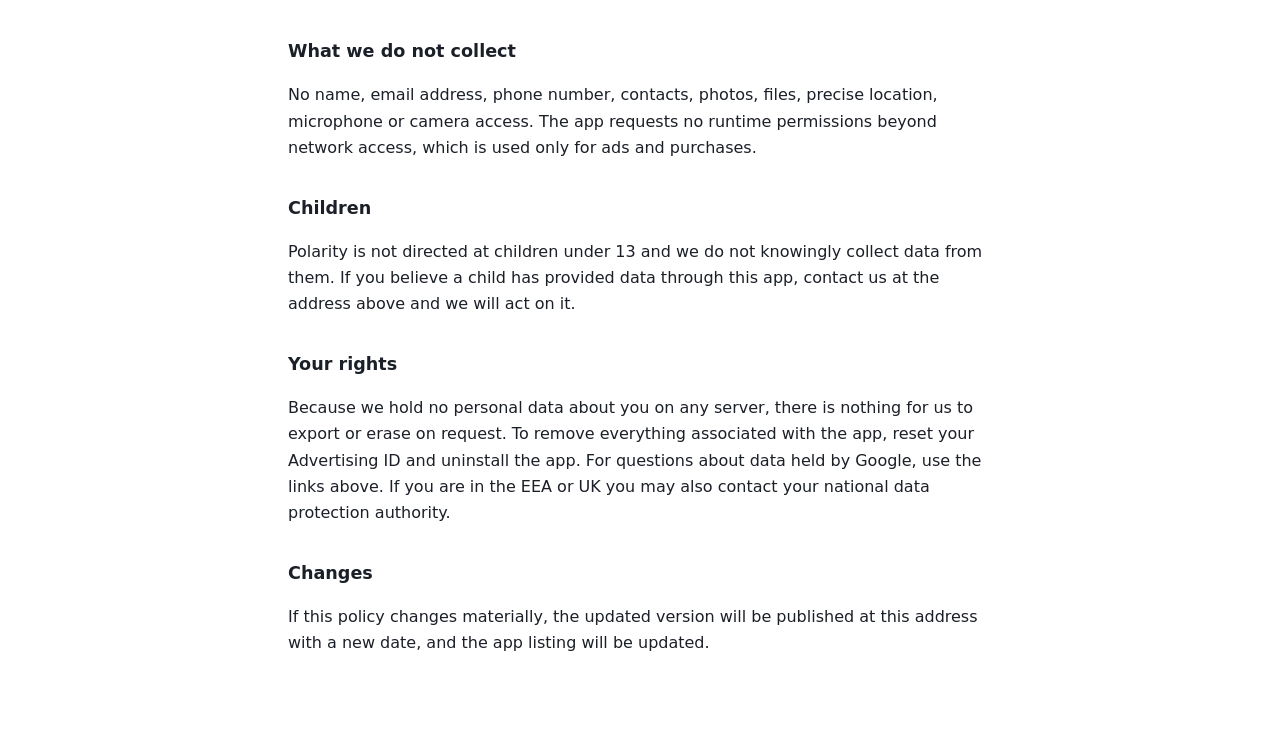
<file: privacy-policy.html>
<!DOCTYPE html>
<html lang="en"><head><meta charset="utf-8">
<meta name="viewport" content="width=device-width,initial-scale=1">
<title>Normann Games &mdash; Privacy Policy</title>
<style>
 body{max-width:44rem;margin:0 auto;padding:2.5rem 1.25rem 4rem;
   font:16px/1.65 system-ui,-apple-system,"Segoe UI",Roboto,sans-serif;color:#1b1f27;background:#fff}
 h1{font-size:1.7rem;margin:0 0 .4rem} h2{font-size:1.1rem;margin:2rem 0 .5rem}
 .meta{color:#667;font-size:.9rem;margin-bottom:2rem}
 table{border-collapse:collapse;width:100%;margin:.5rem 0 1rem;font-size:.94rem}
 th,td{border:1px solid #dde;padding:.5rem .6rem;text-align:left;vertical-align:top}
 th{background:#f6f7fa} code{background:#f2f3f7;padding:.1rem .3rem;border-radius:3px}
 @media(prefers-color-scheme:dark){body{background:#12151c;color:#dfe4ec}
  th{background:#1c212b} th,td{border-color:#2a3140} code{background:#1c212b}}
</style></head><body>

<h1>Privacy Policy &mdash; Normann Games</h1>
<p class="meta">Last updated: 18 October 2026. Developer: Normann Games. Contact: Normann_games@proton.me</p>

<p>This policy covers both of our games. The first section is about <strong>INSERT COIN 198X</strong>,
the browser game; the rest is about <strong>Polarity</strong>, the Android game.</p>

<h2>INSERT COIN 198X (browser game)</h2>
<p>INSERT COIN 198X runs in your web browser. It has no accounts, no sign-in and no servers of
our own. Your hi-score table, initials and settings are stored <strong>in your browser's local
storage only</strong>; they are never transmitted to us and clearing your browser data removes them.
The game itself collects no personal data and uses no analytics.</p>
<p>When the game is played on our own website it shows no advertising. When it is played on a
game portal (for example GameDistribution / Azerion partner sites, or CrazyGames), that portal
delivers advertising inside the game through its own software and under its own privacy policy;
the portal may use cookies or similar identifiers for that purpose and will ask for your consent
where the law requires it. We receive only aggregated, anonymous statistics from portals.</p>

<p>Polarity is a single-player arcade game. It has no accounts, no sign-in, and no
servers of our own. This policy explains the little data that is involved and who
handles it.</p>

<h2>What the game itself stores</h2>
<p>Your best scores, energy shards, purchased items, unlocked achievements and
settings are saved <strong>on your device only</strong>, in the app's local
storage. This information is never transmitted to us and we cannot see it.
Uninstalling the app deletes it. The in-game backup code exists so you can copy
your progress yourself &mdash; it is generated on your device and is never sent anywhere.</p>

<h2>Advertising</h2>
<p>Polarity shows ads supplied by <strong>Google AdMob</strong>. To do this, the
AdMob SDK collects and shares certain data:</p>
<table>
 <tr><th>Data</th><th>Purpose</th></tr>
 <tr><td>Advertising ID (a resettable device identifier)</td><td>Selecting and measuring ads, limiting repeats, detecting fraud</td></tr>
 <tr><td>Ad interactions (impressions, clicks)</td><td>Measuring ad performance</td></tr>
 <tr><td>Coarse device and app information</td><td>Delivering ads that work on your device</td></tr>
</table>
<p>Google's handling of this data is described in
<a href="https://policies.google.com/technologies/partner-sites">How Google uses information from sites or apps that use our services</a>.
You can reset or delete your Advertising ID at any time in
<code>Android Settings &rarr; Privacy &rarr; Ads</code>. Users in the EEA, the UK and
Switzerland are shown a consent form before any personalised advertising, and may
choose non-personalised ads or withdraw consent later from the game's Options screen.</p>
<p>If you purchase the <em>No Ads</em> product, interstitial advertising stops.
Rewarded video remains available only if you choose to watch it.</p>

<h2>Purchases</h2>
<p>Purchases are processed entirely by <strong>Google Play Billing</strong>. We never
see or store your payment details. Google's handling of that data is covered by the
<a href="https://policies.google.com/privacy">Google Privacy Policy</a>.</p>

<h2>What we do not collect</h2>
<p>No name, email address, phone number, contacts, photos, files, precise location,
microphone or camera access. The app requests no runtime permissions beyond network
access, which is used only for ads and purchases.</p>

<h2>Children</h2>
<p>Polarity is not directed at children under 13 and we do not knowingly collect
data from them. If you believe a child has provided data through this app, contact
us at the address above and we will act on it.</p>

<h2>Your rights</h2>
<p>Because we hold no personal data about you on any server, there is nothing for us
to export or erase on request. To remove everything associated with the app, reset
your Advertising ID and uninstall the app. For questions about data held by Google,
use the links above. If you are in the EEA or UK you may also contact your national
data protection authority.</p>

<h2>Changes</h2>
<p>If this policy changes materially, the updated version will be published at this
address with a new date, and the app listing will be updated.</p>

</body></html>
</file>
<file: _shared.css>
/* Palette taken from the game's four stage hues, not invented for the site. */
:root{
  --ink:#05070f;
  --ink-2:#0a0e1a;
  --fog:#8494b0;
  --text:#e6ecf7;
  --cyan:#38d9f0;
  --violet:#a06bf5;
  --magenta:#f050a0;
  --amber:#f0b429;
  --rail:rgba(56,217,240,.34);
  --measure:38rem;
}
*{box-sizing:border-box}
html{-webkit-text-size-adjust:100%}
body{
  margin:0;background:var(--ink);color:var(--text);
  font:400 17px/1.65 "IBM Plex Sans",system-ui,sans-serif;
  -webkit-font-smoothing:antialiased;
}
/* The tunnel the game is played inside, used here as the page frame. */
.rail{height:1px;background:var(--rail);position:relative}
.rail::after{
  content:"";position:absolute;inset:0;
  background:repeating-linear-gradient(90deg,
    rgba(230,240,255,.5) 0 26px, transparent 26px 60px);
  opacity:.5;
}
.stagerail{
  height:2px;
  background:linear-gradient(90deg,
    var(--cyan) 0%, var(--cyan) 22%,
    var(--violet) 34%, var(--violet) 48%,
    var(--magenta) 60%, var(--magenta) 74%,
    var(--amber) 88%, var(--amber) 100%);
}
main{max-width:var(--measure);margin:0 auto;padding:0 1.4rem}
h1,h2,h3{font-family:"Space Grotesk",system-ui,sans-serif;font-weight:700;line-height:1.15}
p{margin:0 0 1.15rem;color:#c3cee2}
a{color:var(--cyan);text-decoration:none;border-bottom:1px solid rgba(56,217,240,.35)}
a:hover,a:focus-visible{border-bottom-color:var(--cyan)}
:focus-visible{outline:2px solid var(--cyan);outline-offset:3px}
.dim{color:var(--fog)}
footer{padding:3rem 0 4rem;color:#5f6d88;font-size:.86rem}
footer a{color:#7f8ea8;border-bottom-color:rgba(127,142,168,.3)}
@media (prefers-reduced-motion:no-preference){
  .fade{animation:rise .7s cubic-bezier(.2,.7,.3,1) both}
  @keyframes rise{from{opacity:0;transform:translateY(10px)}to{opacity:1;transform:none}}
}
</file>
<file: insert-coin-198x/play/css/style.css>
html, body {
  margin: 0; padding: 0; background: #000; color: #888; height: 100%; overflow: hidden;
  font-family: "Segoe UI", Helvetica, Arial, sans-serif; -webkit-user-select: none; user-select: none;
  touch-action: none; overscroll-behavior: none;
}
#cabinet {
  position: fixed; inset: 0; display: flex; align-items: center; justify-content: center;
  background: radial-gradient(ellipse at center, #0a0a12 0%, #000 70%);
}
#game {
  display: block; background: #000; image-rendering: pixelated; image-rendering: crisp-edges;
  box-shadow: 0 0 40px rgba(40, 60, 120, 0.25), 0 0 2px #223;
  touch-action: none; cursor: crosshair;
}
#help {
  position: fixed; left: 0; right: 0; bottom: 6px; text-align: center; font-size: 11px; letter-spacing: 0.5px; color: #555;
  pointer-events: none;
}
#help b { color: #777; }
@media (max-height: 500px), (max-width: 600px) { #help { display: none; } }
</file>
